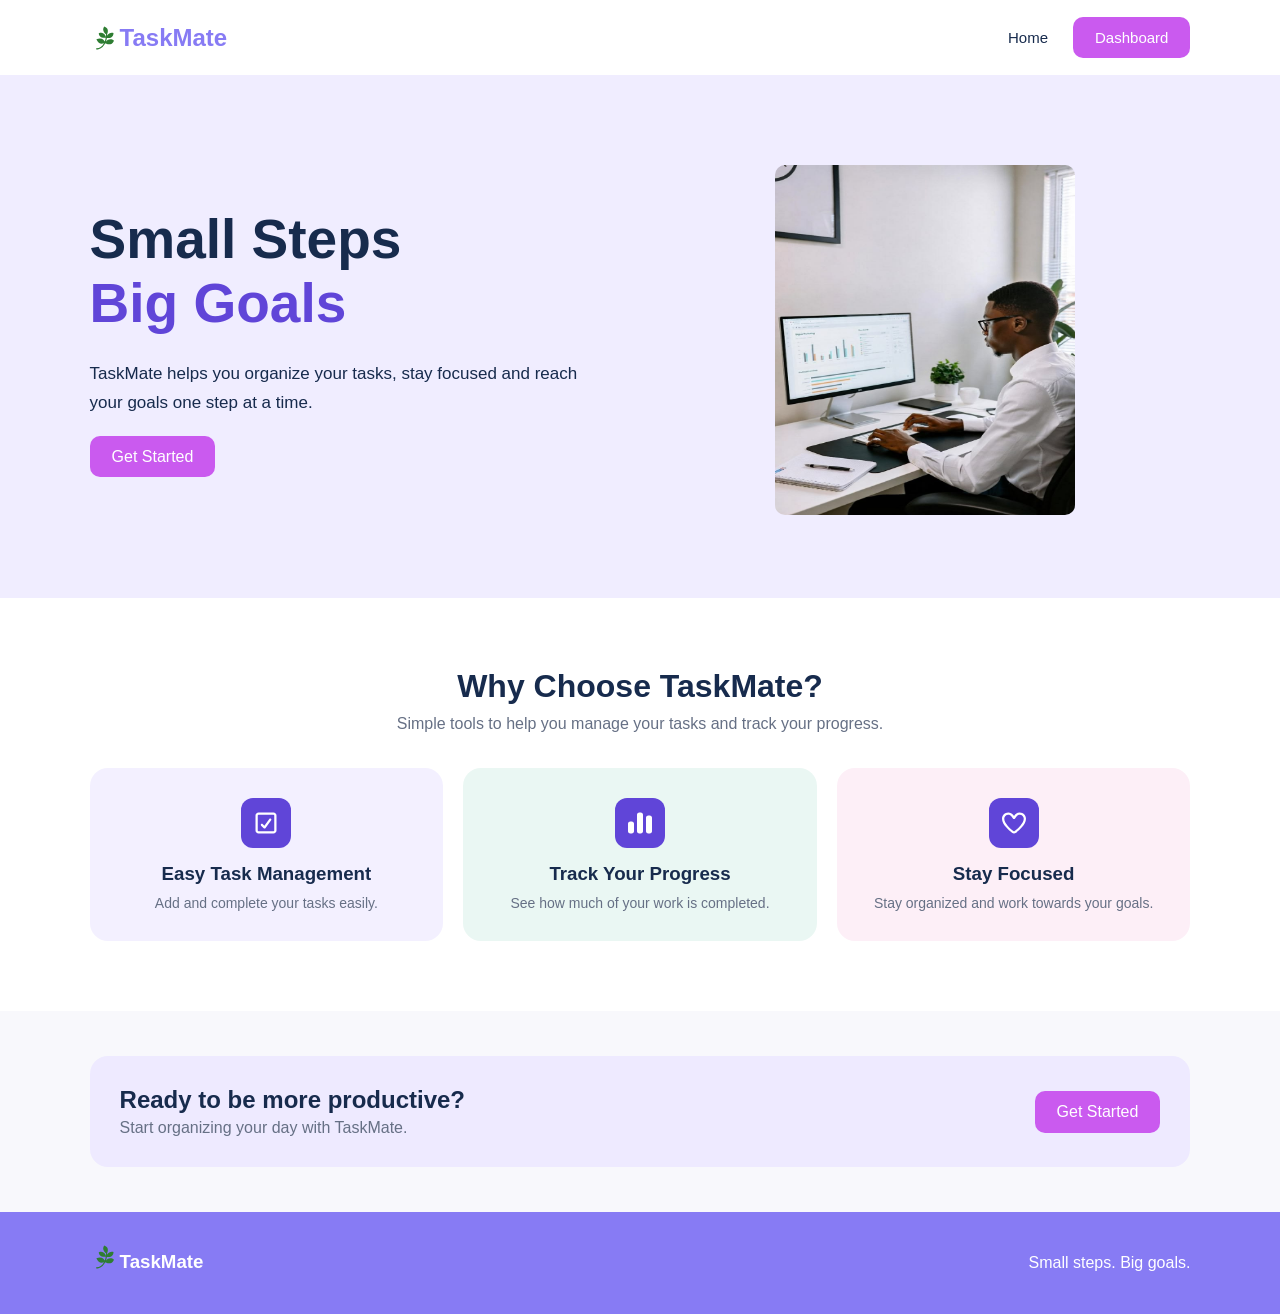
<file: index.html>
<!DOCTYPE html>
<html lang="en">
<head>
    <meta charset="UTF-8">
    <meta name="viewport" content="width=device-width, initial-scale=1.0">
    <title>TaskMate</title>
    <link rel="stylesheet" href="/css/style.css">
</head>
<body>

    <header class="header">
        <div class="header-text">
            <img src="images/pagelines-brands-solid-full.svg" alt="">
            <h2>TaskMate</h2>
        </div>
        

        <nav>
            <a href="index.html" class="hover-purrple">Home</a>
            <a href="dashboard.html" class="button">Dashboard</a>
        </nav>
    </header>

    <section class="hero">
        <div class="hero-text">
            <h1>Small Steps</h1>
            <h1 class="purple">Big Goals</h1>

            <p>
                TaskMate helps you organize your tasks,
                stay focused and reach your goals one step at a time.
            </p>

            <a href="dashboard.html" class="button">Get Started</a>
        </div>

        <div class="hero-image">
            <div class="laptop">
                <img src="images/THE GLOBAL TECHNOLOGY_.jpeg" alt="">
            </div>
        </div>
    </section>

    <section class="features" id="features">
        <h2>Why Choose TaskMate?</h2>

        <p class="description">
            Simple tools to help you manage your tasks and track your progress.
        </p>

        <div class="feature-container">

            <div class="feature-card">
                <div class="icon">
                    <img src="images/square-check-regular-full.svg" alt="">
                </div>
                <h3>Easy Task Management</h3>
                <p>Add and complete your tasks easily.</p>
            </div>

            <div class="feature-card">
                <div class="icon">
                    <img src="images/chart-simple-solid-full.svg" alt="progress-icon">
                </div>
                <h3>Track Your Progress</h3>
                <p>See how much of your work is completed.</p>
            </div>

            <div class="feature-card">
                <div class="icon">
                    <img src="images/heart-regular-full.svg" alt="heart-icon">
                </div>
                <h3>Stay Focused</h3>
                <p>Stay organized and work towards your goals.</p>
            </div>

        </div>
    </section>

    <section class="about" id="about">
        <div>
            <h2>Ready to be more productive?</h2>
            <p>Start organizing your day with TaskMate.</p>
        </div>

        <a href="dashboard.html" class="button">Get Started</a>
    </section>

    <footer>
        <div class="footer-logo">
            <img src="images/pagelines-brands-solid-full.svg" alt="">
            <h3>TaskMate</h3>
        </div>
        <p>Small steps. Big goals.</p>
    </footer>

</body>
</html>
</file>
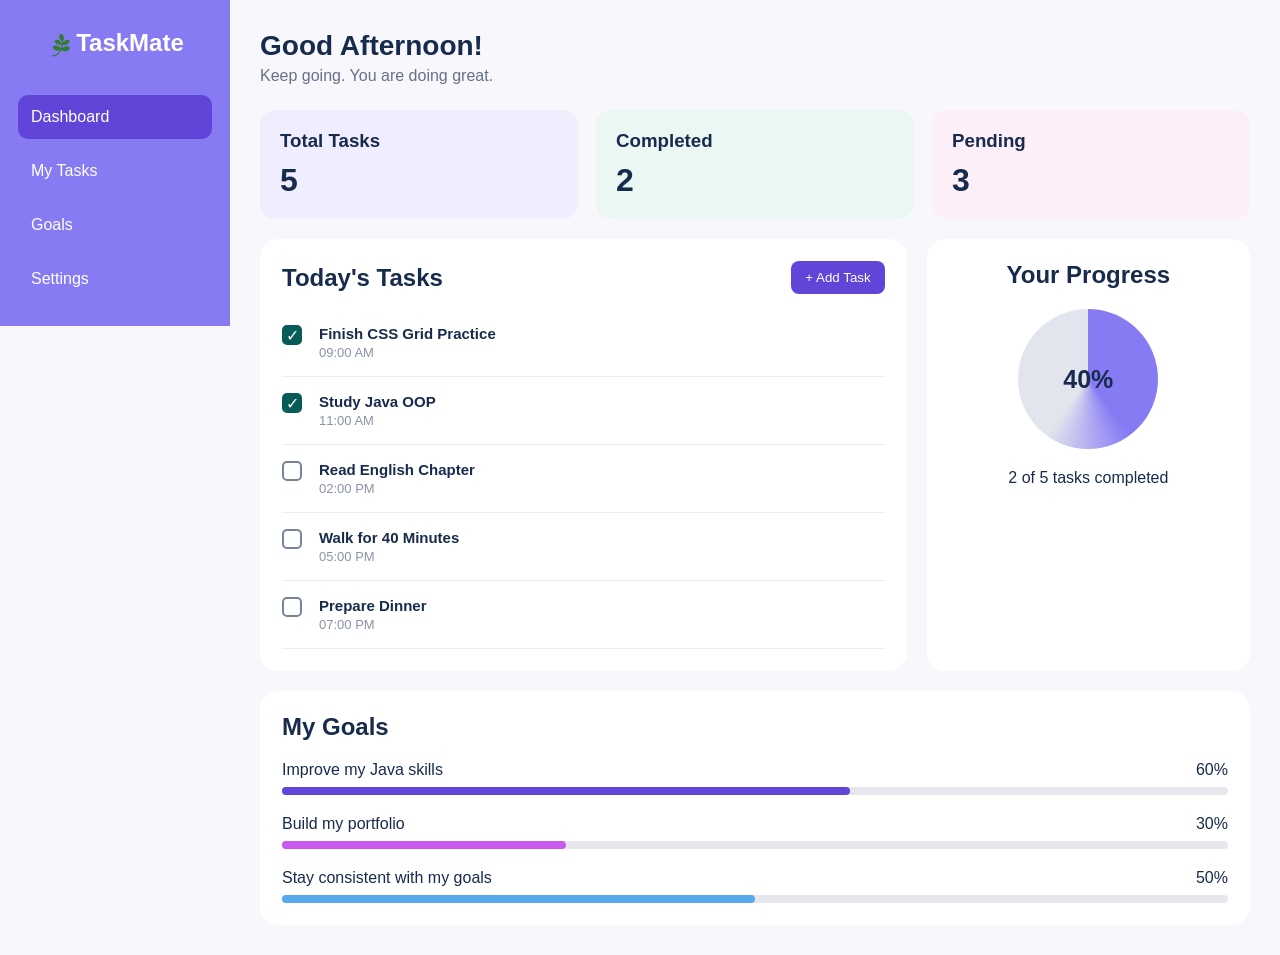
<file: dashboard.html>
<!doctype html>
<html lang="en">
  <head>
    <meta charset="UTF-8" />
    <meta name="viewport" content="width=device-width, initial-scale=1.0" />
    <title>TaskMate Dashboard</title>
    <link rel="stylesheet" href="css/style.css" />
  </head>
  <body>
    <div class="dashboard">
      <aside class="sidebar">
        <div class="sidebar-logo">
          <img src="images/pagelines-brands-solid-full.svg" alt="">
          <h2>TaskMate</h2>
        </div>

        <nav>
          <a href="dashboard.html" class="active">Dashboard</a>
          <a href="dashboard.html">My Tasks</a>
          <a href="dashboard.html">Goals</a>
          <a href="settings.html">Settings</a>
        </nav>                                                                  
      </aside>

      <main class="dashboard-main">
        <div class="top">
          <div>
            <h1>Good Afternoon!</h1>
            <p>Keep going. You are doing great.</p>
          </div>
        </div>

        <section class="statistics">
          <div class="stat-card">
            <h3>Total Tasks</h3>
            <p>5</p>
          </div>

          <div class="stat-card">
            <h3>Completed</h3>
            <p>2</p>
          </div>

          <div class="stat-card">
            <h3>Pending</h3>
            <p>3</p>
          </div>
        </section>

        <section class="dashboard-grid">
          <div class="tasks">
            <div class="section-heading">
              <h2>Today's Tasks</h2>
              <button>+ Add Task</button>
            </div>

            <div class="task task-completed">
              <span class="checkbox">✓</span>
              <div>
                <h3>Finish CSS Grid Practice</h3>
                <p>09:00 AM</p>
              </div>
            </div>

            <div class="task task-completed">
              <span class="checkbox">✓</span>
              <div>
                <h3>Study Java OOP</h3>
                <p>11:00 AM</p>
              </div>
            </div>

            <div class="task">
              <span class="checkbox"></span>
              <div>
                <h3>Read English Chapter</h3>
                <p>02:00 PM</p>
              </div>
            </div>

            <div class="task">
              <span class="checkbox"></span>
              <div>
                <h3>Walk for 40 Minutes</h3>
                <p>05:00 PM</p>
              </div>
            </div>

            <div class="task">
              <span class="checkbox"></span>
              <div>
                <h3>Prepare Dinner</h3>
                <p>07:00 PM</p>
              </div>
            </div>
          </div>

          <div class="progress">
            <h2>Your Progress</h2>

            <div class="circle">
              <span>40%</span>
            </div>

            <p>2 of 5 tasks completed</p>
          </div>
        </section>

        <section class="goals">
          <h2>My Goals</h2>

          <div class="goal">
            <div>
              <p>Improve my Java skills</p>
              <span>60%</span>
            </div>
            <div class="bar">
              <div class="bar-fill first"></div>
            </div>
          </div>

          <div class="goal">
            <div>
              <p>Build my portfolio</p>
              <span>30%</span>
            </div>
            <div class="bar">
              <div class="bar-fill second"></div>
            </div>
          </div>

          <div class="goal">
            <div>
              <p>Stay consistent with my goals</p>
              <span>50%</span>
            </div>
            <div class="bar">
              <div class="bar-fill third"></div>
            </div>
          </div>
        </section>
      </main>
    </div>
  </body>
</html>
</file>
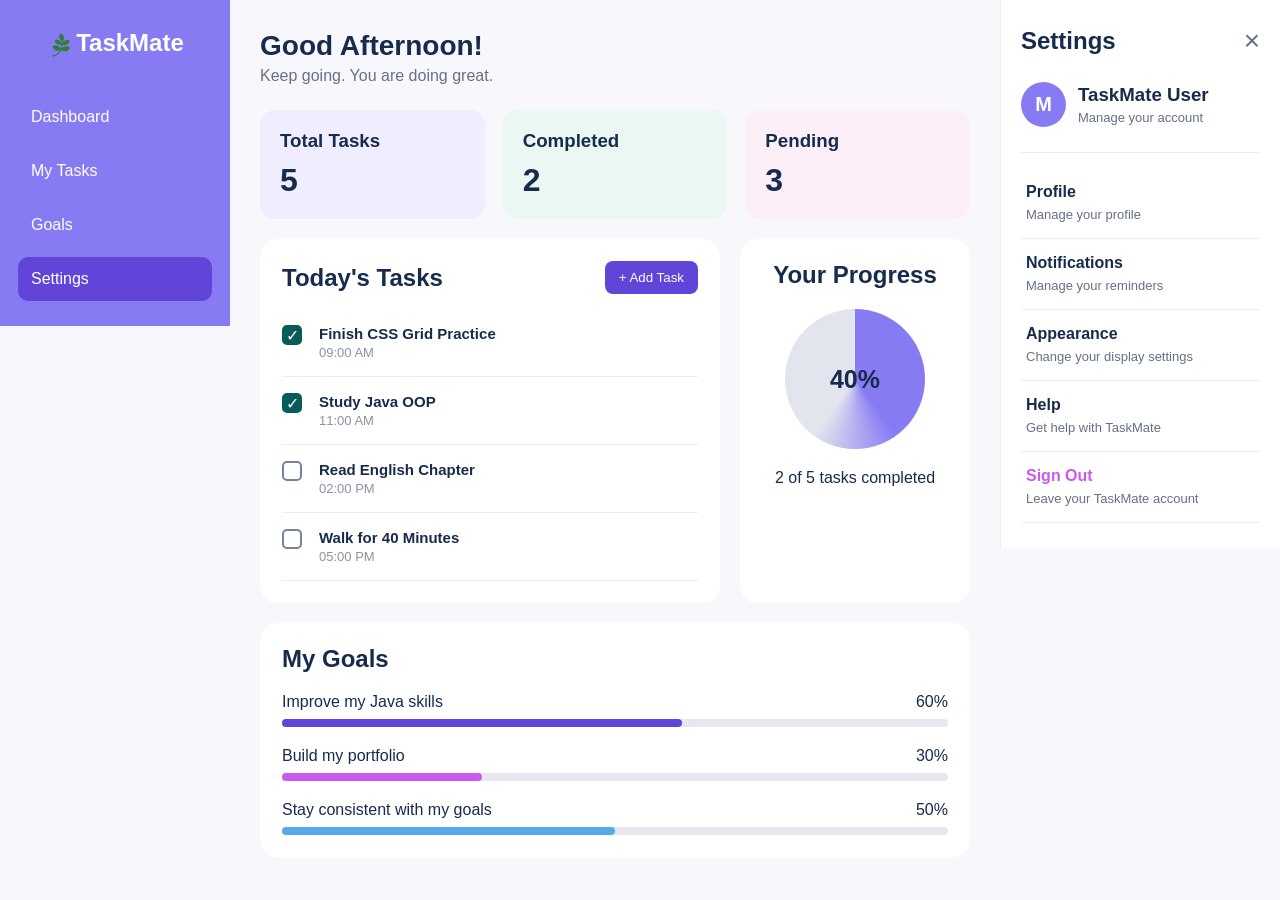
<file: settings.html>
<!doctype html>
<html lang="en">
  <head>
    <meta charset="UTF-8" />
    <meta name="viewport" content="width=device-width, initial-scale=1.0" />
    <title>TaskMate Settings</title>
    <link rel="stylesheet" href="css/style.css" />
  </head>

  <body>

    <div class="dashboard settings-page">

      <!-- LEFT SIDEBAR -->
      <aside class="sidebar">

        <div class="sidebar-logo">
          <img src="images/pagelines-brands-solid-full.svg" alt="">
          <h2>TaskMate</h2>
        </div>

        <nav>
          <a href="dashboard.html">Dashboard</a>
          <a href="dashboard.html">My Tasks</a>
          <a href="dashboard.html">Goals</a>
          <a href="settings.html" class="active">Settings</a>
        </nav>

      </aside>


      <!-- MAIN DASHBOARD -->
      <main class="dashboard-main">

        <div class="top">
          <div>
            <h1>Good Afternoon!</h1>
            <p>Keep going. You are doing great.</p>
          </div>
        </div>


        <!-- STATISTICS -->

        <section class="statistics">

          <div class="stat-card">
            <h3>Total Tasks</h3>
            <p>5</p>
          </div>

          <div class="stat-card">
            <h3>Completed</h3>
            <p>2</p>
          </div>

          <div class="stat-card">
            <h3>Pending</h3>
            <p>3</p>
          </div>

        </section>


        <!-- DASHBOARD CONTENT -->

        <section class="dashboard-grid">

          <div class="tasks">

            <div class="section-heading">
              <h2>Today's Tasks</h2>
              <button>+ Add Task</button>
            </div>

            <div class="task task-completed">
              <span class="checkbox">✓</span>

              <div>
                <h3>Finish CSS Grid Practice</h3>
                <p>09:00 AM</p>
              </div>
            </div>

            <div class="task task-completed">
              <span class="checkbox">✓</span>

              <div>
                <h3>Study Java OOP</h3>
                <p>11:00 AM</p>
              </div>
            </div>

            <div class="task">
              <span class="checkbox"></span>

              <div>
                <h3>Read English Chapter</h3>
                <p>02:00 PM</p>
              </div>
            </div>

            <div class="task">
              <span class="checkbox"></span>

              <div>
                <h3>Walk for 40 Minutes</h3>
                <p>05:00 PM</p>
              </div>
            </div>

          </div>


          <div class="progress">

            <h2>Your Progress</h2>

            <div class="circle">
              <span>40%</span>
            </div>

            <p>2 of 5 tasks completed</p>

          </div>

        </section>


        <!-- GOALS -->

        <section class="goals">

          <h2>My Goals</h2>

          <div class="goal">

            <div>
              <p>Improve my Java skills</p>
              <span>60%</span>
            </div>

            <div class="bar">
              <div class="bar-fill first"></div>
            </div>

          </div>

          <div class="goal">

            <div>
              <p>Build my portfolio</p>
              <span>30%</span>
            </div>

            <div class="bar">
              <div class="bar-fill second"></div>
            </div>

          </div>

            <div class="goal">
            <div>
              <p>Stay consistent with my goals</p>
              <span>50%</span>
            </div>
            <div class="bar">
              <div class="bar-fill third"></div>
            </div>
          </div>

        </section>

      </main>


      <!-- RIGHT SETTINGS PANEL -->

      <aside class="settings-panel">

        <div class="settings-heading">
          <h2>Settings</h2>
          <a href="dashboard.html">×</a>
        </div>


        <div class="profile">

          <div class="profile-icon">
            M
          </div>

          <div>
            <h3>TaskMate User</h3>
            <p>Manage your account</p>
          </div>

        </div>


        <div class="settings-list">

          <a href="#">
            <strong>Profile</strong>
            <span>Manage your profile</span>
          </a>

          <a href="#">
            <strong>Notifications</strong>
            <span>Manage your reminders</span>
          </a>

          <a href="#">
            <strong>Appearance</strong>
            <span>Change your display settings</span>
          </a>

          <a href="#">
            <strong>Help</strong>
            <span>Get help with TaskMate</span>
          </a>

          <a href="#" class="sign-out">
            <strong>Sign Out</strong>
            <span>Leave your TaskMate account</span>
          </a>

        </div>

      </aside>

    </div>

  </body>
</html>
</file>
<file: css/style.css>
* {
    margin: 0;
    padding: 0;
    box-sizing: border-box;
}

body {
    font-family: Arial, sans-serif;
    color: #172b4d;
    background-color: #f8f8fc;
}

a {
    text-decoration: none;
    color: inherit;
}

/* HOME PAGE */

.header {
    height: 75px;
    background-color: white;
    display: flex;
    justify-content: space-between;
    align-items: center;
    padding: 0 7%;
}
.header-text, .footer-logo, .sidebar-logo{
    display:flex;
    justify-content: center;
    align-items: center;
}
.header-text img, .footer-logo img, .sidebar-logo img{
    width: 30px;
    height:40px;
}

.header h2 {
    color: #877bf4;
}

.header nav {
    display: flex;
    align-items: center;
    gap: 25px;
}

.header nav a {
    font-size: 15px;
}

.hover-purrple:hover{
    background-color: #ca5aef;
    color: white;
    padding: 12px 16px;
    border-radius: 10px;
}

.button {
    background-color: #ca5aef;
    color: white;
    padding: 12px 22px;
    border-radius: 10px;
}

.hero {
    min-height: 500px;
    padding: 60px 7%;
    display: grid;
    grid-template-columns: 1fr 1fr;
    align-items: center;
    gap: 40px;
    background-color: #f0edff;
}

.hero-text h1 {
    font-size: 55px;
}

.purple {
    color: #6045d8;
}

.hero-text p {
    max-width: 500px;
    margin: 25px 0 30px;
    font-size: 17px;
    line-height: 1.7;
}

.hero-image {
    display: flex;
    justify-content: center;
    align-items: center;
    position: relative;
}

.laptop {
    font-size: 100px;
}
.laptop img{
    width: 300px;
    height: 350px;
    border-radius: 10px;
    margin-top: 30px;
}

.plant {
    font-size: 70px;
    position: absolute;
    top: 30px;
    right: 50px;
}

.features {
    background-color: white;
    padding: 70px 7%;
    text-align: center;
}

.features h2 {
    font-size: 32px;
}

.description {
    margin: 10px auto 35px;
    color: #667085;
}

.feature-container {
    display: grid;
    grid-template-columns: repeat(3, 1fr);
    gap: 20px;
}

.feature-card {
    padding: 30px 20px;
    border-radius: 18px;
    background-color: #f3f0ff;
}

.feature-card:nth-child(2) {
    background-color: #eaf7f3;
}

.feature-card:nth-child(3) {
    background-color: #fdeff7;
}


.icon {
    width: 50px;
    height: 50px;
    margin: 0 auto 15px;
    display: flex;
    justify-content: center;
    align-items: center;
    background-color: #6045d8;
    color: white;
    border-radius: 12px;
    font-size: 25px;
}

.icon img{
    width: 30px;
    height: 30px;
}

.feature-card h3 {
    margin-bottom: 10px;
}

.feature-card p {
    color: #667085;
    font-size: 14px;
}

.about {
    margin: 45px 7%;
    padding: 30px;
    background-color: #eeeaff;
    border-radius: 18px;
    display: flex;
    justify-content: space-between;
    align-items: center;
}

.about p {
    color: #667085;
    margin-top: 5px;
}

footer {
    background-color: #877bf4;
    color: white;
    padding: 25px 7%;
    display: flex;
    align-items: center;
    justify-content: space-between;
}

.footer-logo{
    margin-bottom: 12px;
}

.footer-logo h3{
    margin-top: 10px;
}

/* DASHBOARD */

.dashboard {
    min-height: 100vh;
    display: grid;
    grid-template-columns: 230px 1fr;
}

.sidebar {
    background-color: #877bf4;
    color: white;
    padding: 25px 18px;
    align-self: start;
}

.sidebar h2 {
    margin-bottom: 35px;
}
.sidebar img{
    margin-bottom: 30px;
}

.sidebar nav {
    display: flex;
    flex-direction: column;
    gap: 10px;
}

.sidebar nav a {
    padding: 13px;
    border-radius: 10px;
}

.sidebar nav a:hover,
.sidebar nav .active {
    background-color: #6045d8;
}

.message {
    margin-top: 250px;
    text-align: center;
    font-size: 18px;
}

.message span {
    display: block;
    margin-top: 10px;
    font-size: 25px;
}

.dashboard-main {
    padding: 30px;
}

.top {
    display: flex;
    justify-content: space-between;
    align-items: center;
    margin-bottom: 25px;
}

.top h1 {
    font-size: 28px;
}

.top p {
    color: #667085;
    margin-top: 5px;
}



.statistics {
    display: grid;
    grid-template-columns: repeat(3, 1fr);
    gap: 18px;
    margin-bottom: 20px;
}

.stat-card {
    padding: 20px;
    border-radius: 15px;
    background-color: #f0edff;
}

.stat-card:nth-child(2) {
    background-color: #eaf7f3;
}

.stat-card:nth-child(3) {
    background-color: #fdeff7;
}

.stat-card p {
    font-size: 32px;
    font-weight: bold;
    margin-top: 10px;
}

.dashboard-grid {
    display: grid;
    grid-template-columns: 2fr 1fr;
    gap: 20px;
}

.tasks,
.progress,
.goals {
    background-color: white;
    padding: 22px;
    border-radius: 18px;
}

.section-heading {
    display: flex;
    justify-content: space-between;
    align-items: center;
    margin-bottom: 15px;
}

.section-heading button {
    background-color: #6045d8;
    color: white;
    border: none;
    padding: 9px 14px;
    border-radius: 8px;
}

.task {
    display: grid;
    grid-template-columns: 25px 1fr;
    gap: 12px;
    padding: 16px 0;
    border-bottom: 1px solid #eeeeee;
}

.checkbox {
    width: 20px;
    height: 20px;
    border: 2px solid #778399;
    border-radius: 5px;
}

.task-completed .checkbox {
    background-color: #075c58;
    border-color: #075c58;
    color: white;
    display: flex;
    justify-content: center;
    align-items: center;
}

.task h3 {
    font-size: 15px;
}

.task p {
    color: #8993a4;
    font-size: 13px;
    margin-top: 3px;
}

.progress {
    text-align: center;
}

.progress h2 {
    margin-bottom: 20px;
}

.circle {
    width: 140px;
    height: 140px;
    margin: 10px auto 20px;
    border-radius: 50%;
    background: conic-gradient(
        #877bf4 40%,
        #e2e5ed 60%
    );
    display: flex;
    justify-content: center;
    align-items: center;
}

.circle span {
    font-size: 25px;
    font-weight: bold;
}

.goals {
    margin-top: 20px;
}

.goal {
    margin-top: 20px;
}

.goal div:first-child {
    display: flex;
    justify-content: space-between;
    margin-bottom: 8px;
}

.bar {
    height: 8px;
    background-color: #e6e8ed;
    border-radius: 10px;
}

.bar-fill {
    height: 100%;
    border-radius: 10px;
    background-color: #6045d8;
}

.first {
    width: 60%;
}

.second {
    width: 30%;
    background-color: #ca5aef;
}

.third {
    width: 50%;
    background-color: #56a9ec;
}

/* SETTINGS PANEL */

.settings-page {
    grid-template-columns: 230px 1fr 280px;
}

.settings-panel {
    background-color: white;
    padding: 25px 20px;
    border-left: 1px solid #eeeeee;
    align-self: start;
}

.settings-heading {
    display: flex;
    justify-content: space-between;
    align-items: center;
    margin-bottom: 25px;
}

.settings-heading a {
    font-size: 28px;
    color: #667085;
}

.profile {
    display: flex;
    align-items: center;
    gap: 12px;
    padding-bottom: 25px;
    border-bottom: 1px solid #eeeeee;
}

.profile-icon {
    width: 45px;
    height: 45px;
    background-color: #877bf4;
    color: white;
    border-radius: 50%;
    display: flex;
    justify-content: center;
    align-items: center;
    font-size: 20px;
    font-weight: bold;
}

.profile p {
    color: #667085;
    font-size: 13px;
    margin-top: 4px;
}

.settings-list {
    display: flex;
    flex-direction: column;
    margin-top: 15px;
}

.settings-list a {
    padding: 15px 5px;
    border-bottom: 1px solid #eeeeee;
}

.settings-list a:hover {
    background-color: #f3f0ff;
}

.settings-list strong {
    display: block;
    margin-bottom: 4px;
}

.settings-list span {
    color: #667085;
    font-size: 13px;
}

.settings-list .sign-out {
    color: #ca5aef;
}
/* SMALL SCREENS */

@media (max-width: 800px) {

    .hero {
        grid-template-columns: 1fr;
    }

    .feature-container {
        grid-template-columns: 1fr 1fr;
    }

    .dashboard {
        grid-template-columns: 170px 1fr;
    }

    .dashboard-grid {
        grid-template-columns: 1fr;
    }
}

@media (max-width: 600px) {

    .header nav a:not(.button) {
        display: none;
    }

    .hero-text h1 {
        font-size: 42px;
    }

    .feature-container {
        grid-template-columns: 1fr;
    }

    .about {
        display: block;
    }

    .about .button {
        display: inline-block;
        margin-top: 20px;
    }

    .dashboard {
        display: block;
    }

    .sidebar {
        min-height: auto;
    }

    .message {
        display: none;
    }

    .statistics {
        grid-template-columns: 1fr;
    }
}
</file>
